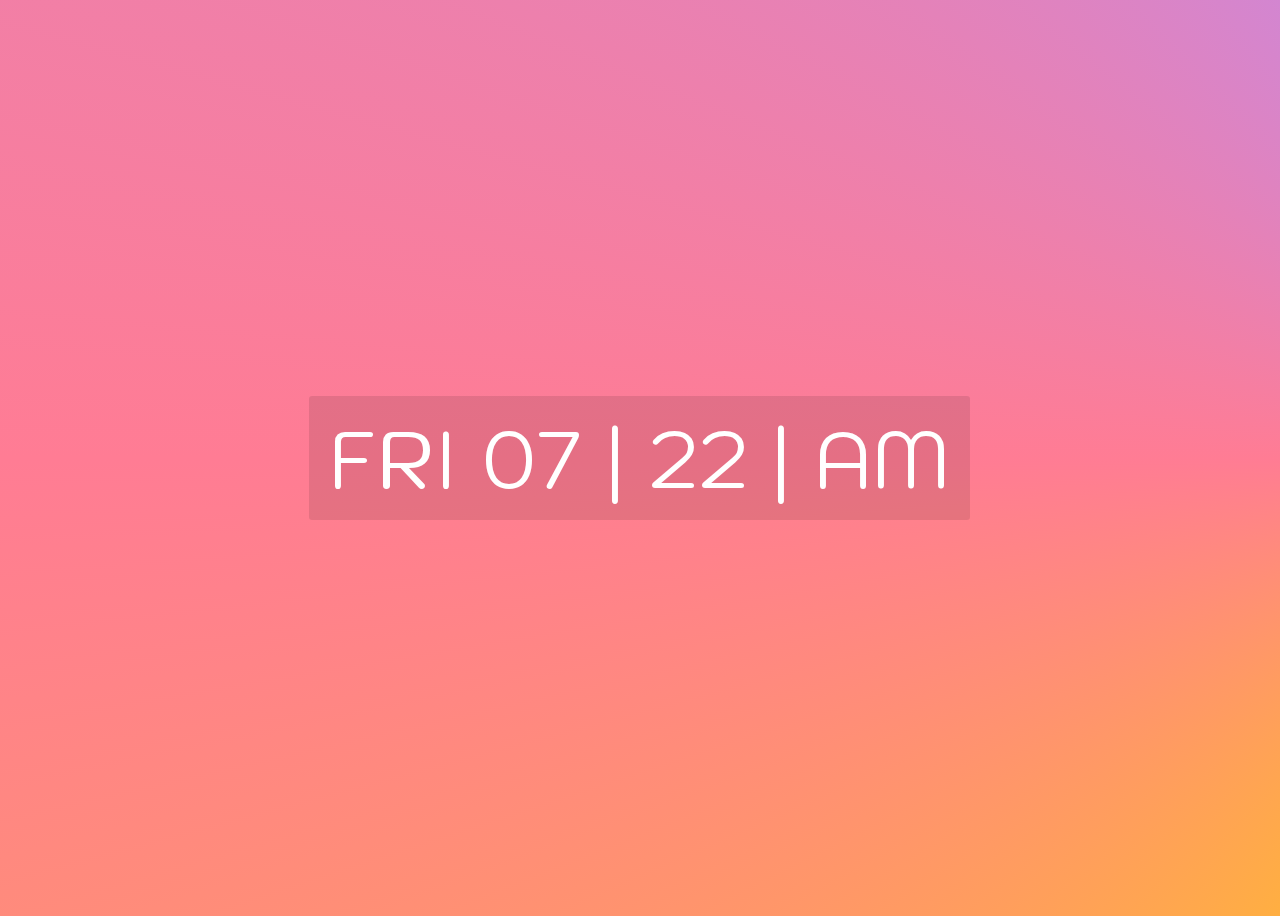
<file: digital_clock/index.html>
<!DOCTYPE html>
<html lang="en">
<head>
    <meta charset="UTF-8">
    <title>Digital clock</title>
    <link rel="stylesheet" href="style.css">
    <meta name="viewport" content="width=device-width, initial-scale=1.0">
</head>
<body>
<div class="container">
    <div class="digitalClock">
        <h1 id="day">MON</h1>
        <h1 id="hour">05</h1>
        <h1 id="bar1">|</h1>
        <h1 id="minute">25</h1>
        <h1 id="bar2">|</h1>
        <h1 id="ampm">PM</h1>
    </div>
</div>

<script src="script.js"></script>
</body>
</html>
</file>
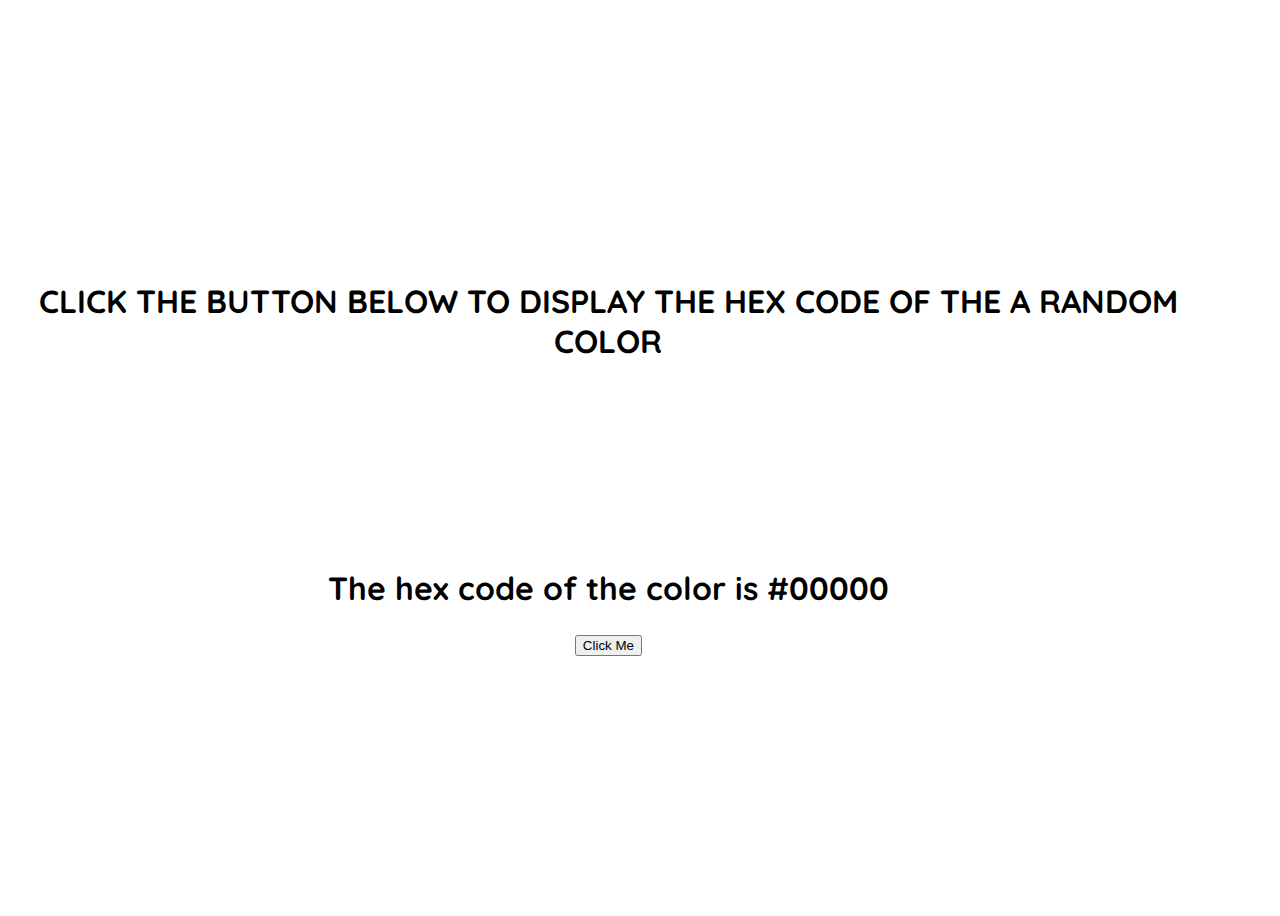
<file: hex_colors/index.html>
<!DOCTYPE html>
<html lang="en">
<head>
  <meta charset="UTF-8">
  <link rel="stylesheet" href="https://cdn.jsdelivr.net/npm/bootstrap@5.2.3/dist/css/bootstrap.min.css" integrity="sha384-rbsA2VBKQhggwzxH7pPCaAqO46MgnOM80zW1RWuH61DGLwZJEdK2Kadq2F9CUG65" crossorigin="anonymous">
  <link rel="stylesheet" href="style.css">
  <title>Hex colors</title>
</head>
<body>
<div class="container">
  <div class="hex-colors">
    <h1>Click the button below to display the hex code of the a random color</h1>
    <h2>The hex code of the color is #<span id="hex-code">00000</span></h2>
    <button onclick="changeColor()" type="button" class="btn btn-primary">Click Me</button>
  </div>
</div>

<script src="script.js"></script>
</body>
</html>
</file>
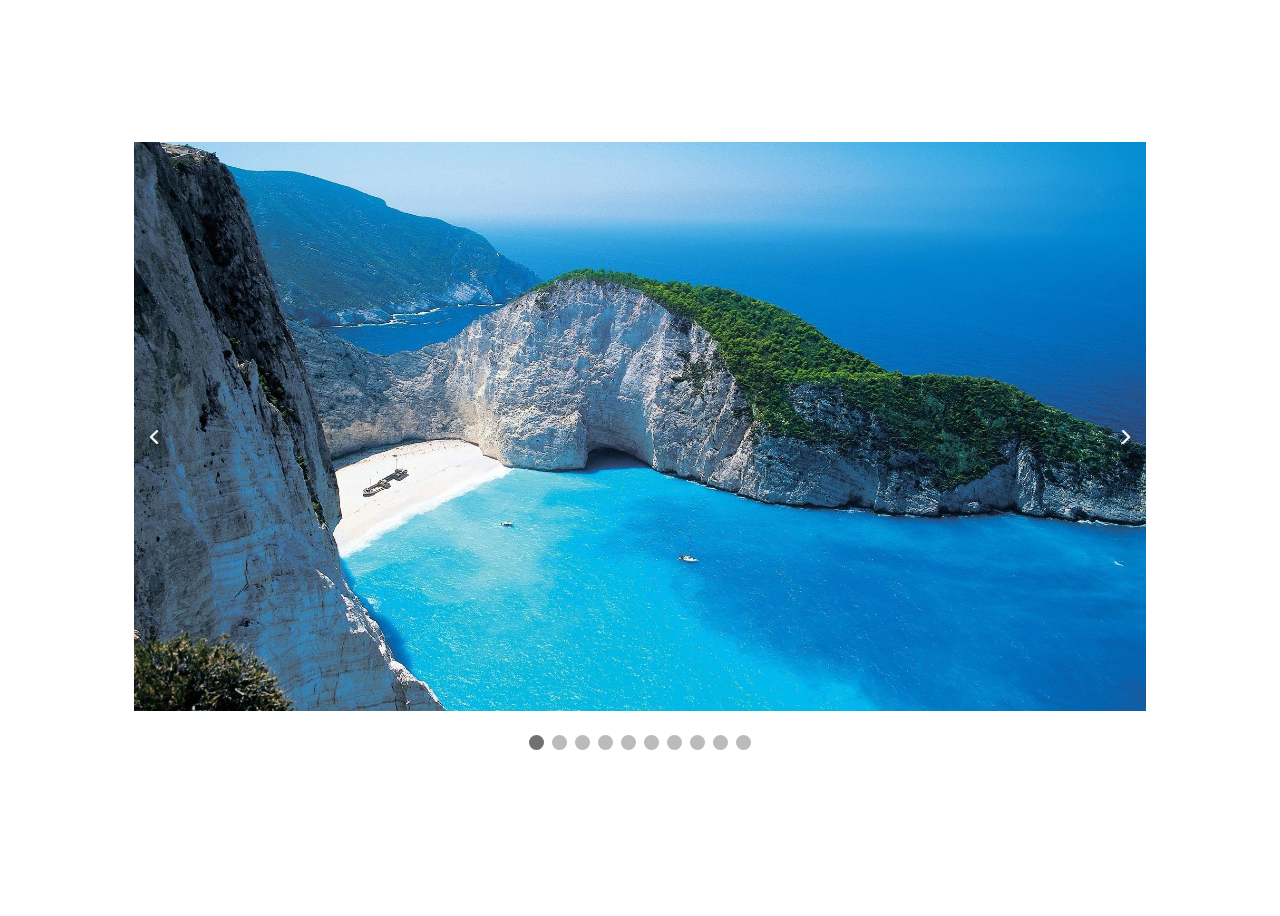
<file: image_carousel/index.html>
<!DOCTYPE html>
<html lang="en">
<head>
    <meta charset="UTF-8">
    <title>Image carousel</title>
    <link rel="stylesheet" href="style.css">
    <link rel="stylesheet" href="https://cdnjs.cloudflare.com/ajax/libs/font-awesome/6.2.1/css/all.min.css">
</head>
<body>
<div class="container">
    <div class="image fade">
        <img src="images/1.jpg" alt="Nature_1" width="100%">
    </div>
    <div class="image fade">
        <img src="images/2.jpg" alt="Nature_2" width="100%">
    </div>
    <div class="image fade">
        <img src="images/3.jpg" alt="Nature_3" width="100%">
    </div>
    <div class="image fade">
        <img src="images/4.jpg" alt="Nature_4" width="100%">
    </div>
    <div class="image fade">
        <img src="images/5.jpg" alt="Nature_5" width="100%">
    </div>
    <div class="image fade">
        <img src="images/6.jpg" alt="Nature_6" width="100%">
    </div>
    <div class="image fade">
        <img src="images/7.jpg" alt="Nature_7" width="100%">
    </div>
    <div class="image fade">
        <img src="images/8.jpg" alt="Nature_8" width="100%">
    </div>
    <div class="image fade">
        <img src="images/9.jpg" alt="Nature_9" width="100%">
    </div>
    <div class="image fade">
        <img src="images/10.jpg" alt="Nature_10" width="100%">
    </div>

    <i id="prev" onclick="show_image(-1)" class="fa-solid fa-chevron-left"></i>
    <i id="next" onclick="show_image(1)" class="fa-solid fa-chevron-right"></i>

    <div class="dots">
        <span class="dot"></span>
        <span class="dot"></span>
        <span class="dot"></span>
        <span class="dot"></span>
        <span class="dot"></span>
        <span class="dot"></span>
        <span class="dot"></span>
        <span class="dot"></span>
        <span class="dot"></span>
        <span class="dot"></span>
    </div>
</div>

<script src="script.js"></script>
</body>
</html>
</file>
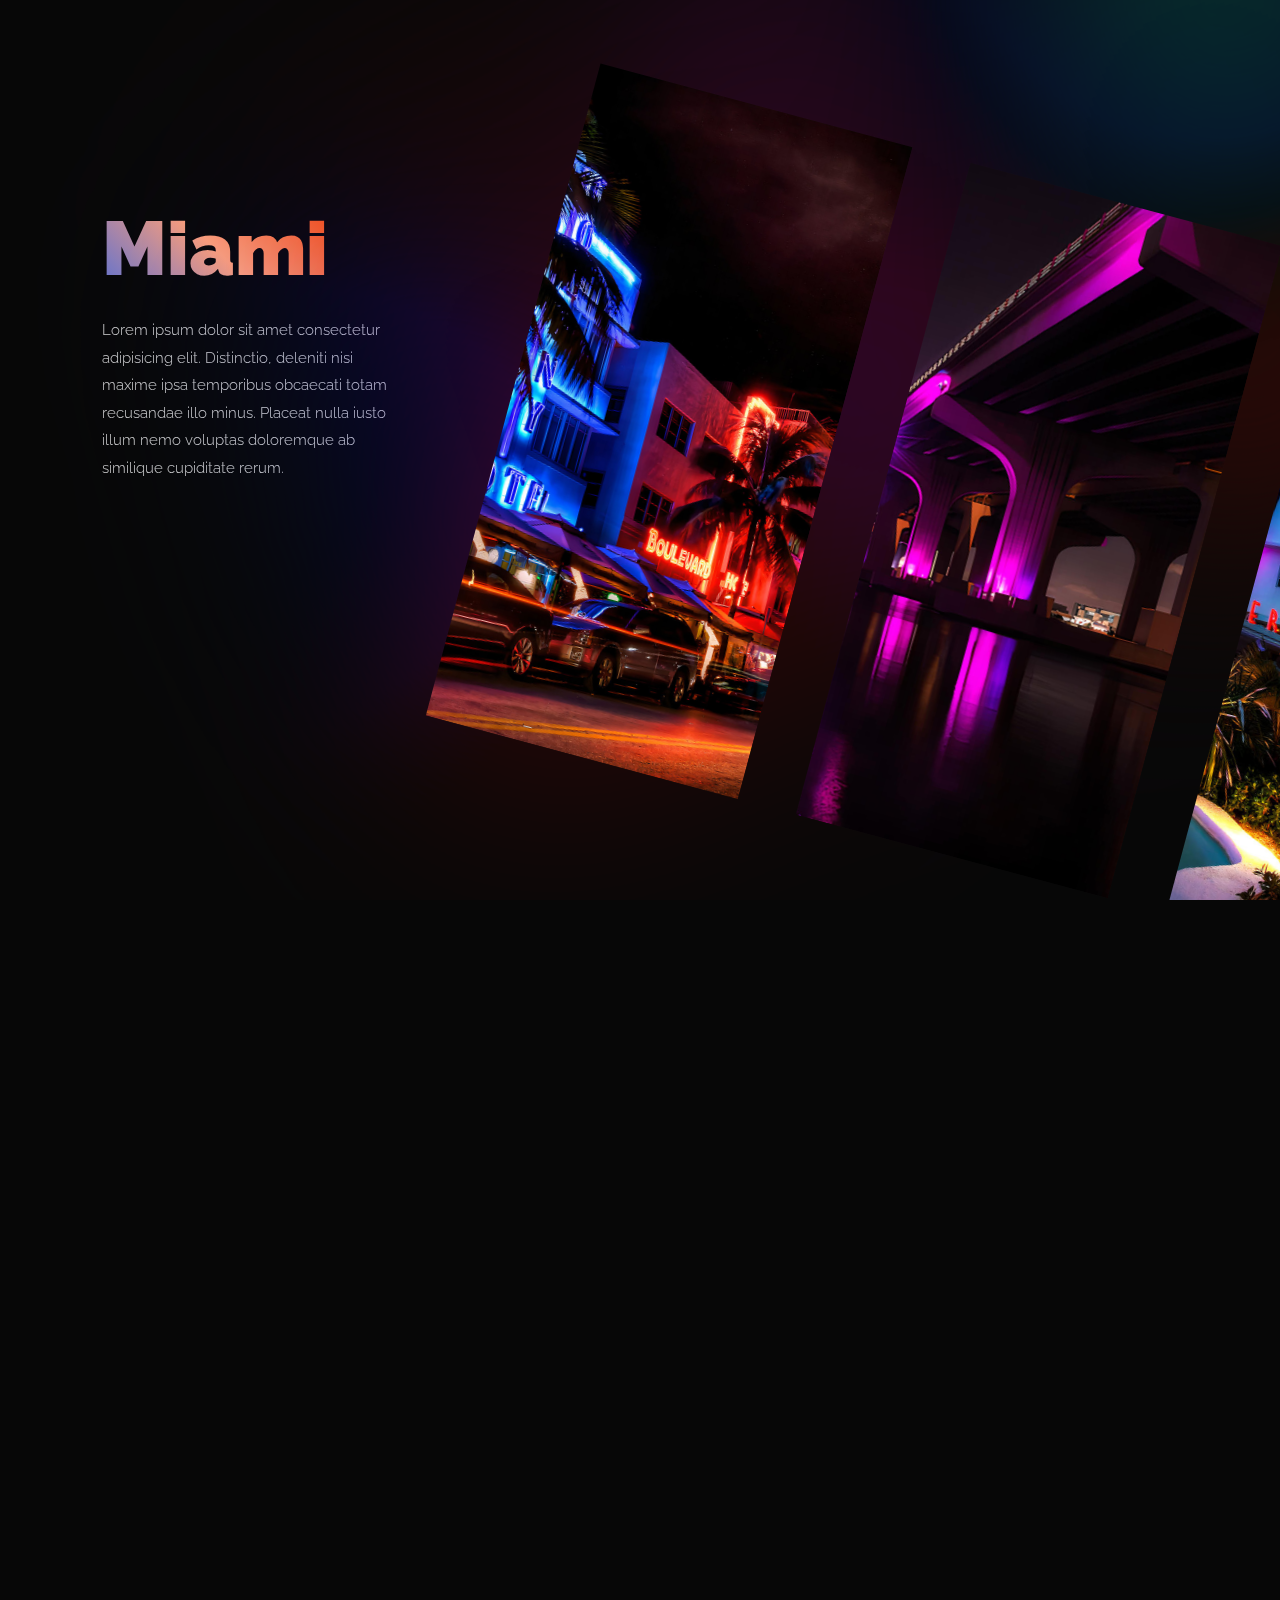
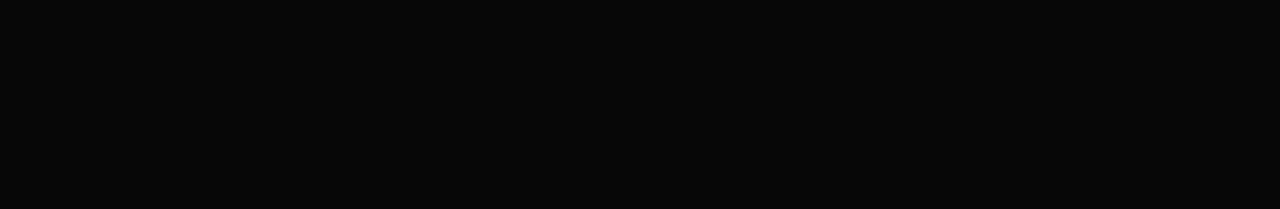
<file: parallax_gallery/index.html>
<!DOCTYPE html>
<html lang="en">
<head>
	<meta charset="UTF-8">
	<meta http-equiv="X-UA-Compatible" content="IE=edge">
	<meta name="viewport" content="width=device-width, initial-scale=1.0">
	<link rel="stylesheet" href="libs/swiper/swiper-bundle.min.css">
	<link rel="stylesheet" href="css/main.css">
	<title>Document</title>
</head>
<body>

	<div class="description">
		<div class="logo">Miami</div>
		<p>Lorem ipsum dolor sit amet consectetur adipisicing elit. Distinctio, deleniti nisi maxime ipsa temporibus obcaecati totam recusandae illo minus. Placeat nulla iusto illum nemo voluptas doloremque ab similique cupiditate rerum.</p>
	</div>

	<div class="swiper slider slider_main">
		<div class="swiper-wrapper slier__wrapper">

			<div class="swiper-slide slider__item">
				<div class="slider__img" data-swiper-parallax="30%" style="background-image: url(images/1.jpg);"></div>
			</div>
			<div class="swiper-slide slider__item">
				<div class="slider__img" data-swiper-parallax="20%" style="background-image: url(images/2.jpg);"></div>
			</div>
			<div class="swiper-slide slider__item">
				<div class="slider__img" data-swiper-parallax="30%" style="background-image: url(images/3.jpg);"></div>
			</div>
			<div class="swiper-slide slider__item">
				<div class="slider__img" data-swiper-parallax="20%" style="background-image: url(images/4.jpg);"></div>
			</div>
			<div class="swiper-slide slider__item">
				<div class="slider__img" data-swiper-parallax="30%" style="background-image: url(images/5.jpg);"></div>
			</div>
			<div class="swiper-slide slider__item">
				<div class="slider__img" data-swiper-parallax="20%" style="background-image: url(images/6.jpg);"></div>
			</div>
			<div class="swiper-slide slider__item">
				<div class="slider__img" data-swiper-parallax="30%" style="background-image: url(images/7.jpg);"></div>
			</div>
			<div class="swiper-slide slider__item">
				<div class="slider__img" data-swiper-parallax="20%" style="background-image: url(images/8.jpg);"></div>
			</div>
			<div class="swiper-slide slider__item">
				<div class="slider__img" data-swiper-parallax="30%" style="background-image: url(images/9.jpg);"></div>
			</div>
			
		</div>
	</div>

	<div class="swiper slider slider_bg">
		<div class="swiper-wrapper slier__wrapper">

			<div class="swiper-slide slider__item">
				<div class="slider__img" data-swiper-parallax="30%" style="background-image: url(images/1.jpg);"></div>
			</div>
			<div class="swiper-slide slider__item">
				<div class="slider__img" data-swiper-parallax="20%" style="background-image: url(images/2.jpg);"></div>
			</div>
			<div class="swiper-slide slider__item">
				<div class="slider__img" data-swiper-parallax="30%" style="background-image: url(images/3.jpg);"></div>
			</div>
			<div class="swiper-slide slider__item">
				<div class="slider__img" data-swiper-parallax="20%" style="background-image: url(images/4.jpg);"></div>
			</div>
			<div class="swiper-slide slider__item">
				<div class="slider__img" data-swiper-parallax="30%" style="background-image: url(images/5.jpg);"></div>
			</div>
			<div class="swiper-slide slider__item">
				<div class="slider__img" data-swiper-parallax="20%" style="background-image: url(images/6.jpg);"></div>
			</div>
			<div class="swiper-slide slider__item">
				<div class="slider__img" data-swiper-parallax="30%" style="background-image: url(images/7.jpg);"></div>
			</div>
			<div class="swiper-slide slider__item">
				<div class="slider__img" data-swiper-parallax="20%" style="background-image: url(images/8.jpg);"></div>
			</div>
			<div class="swiper-slide slider__item">
				<div class="slider__img" data-swiper-parallax="30%" style="background-image: url(images/9.jpg);"></div>
			</div>
			
		</div>
	</div>

	<script src="libs/swiper/swiper-bundle.min.js"></script>
	<script src="js/app.js"></script>

</body>
</html>
</file>
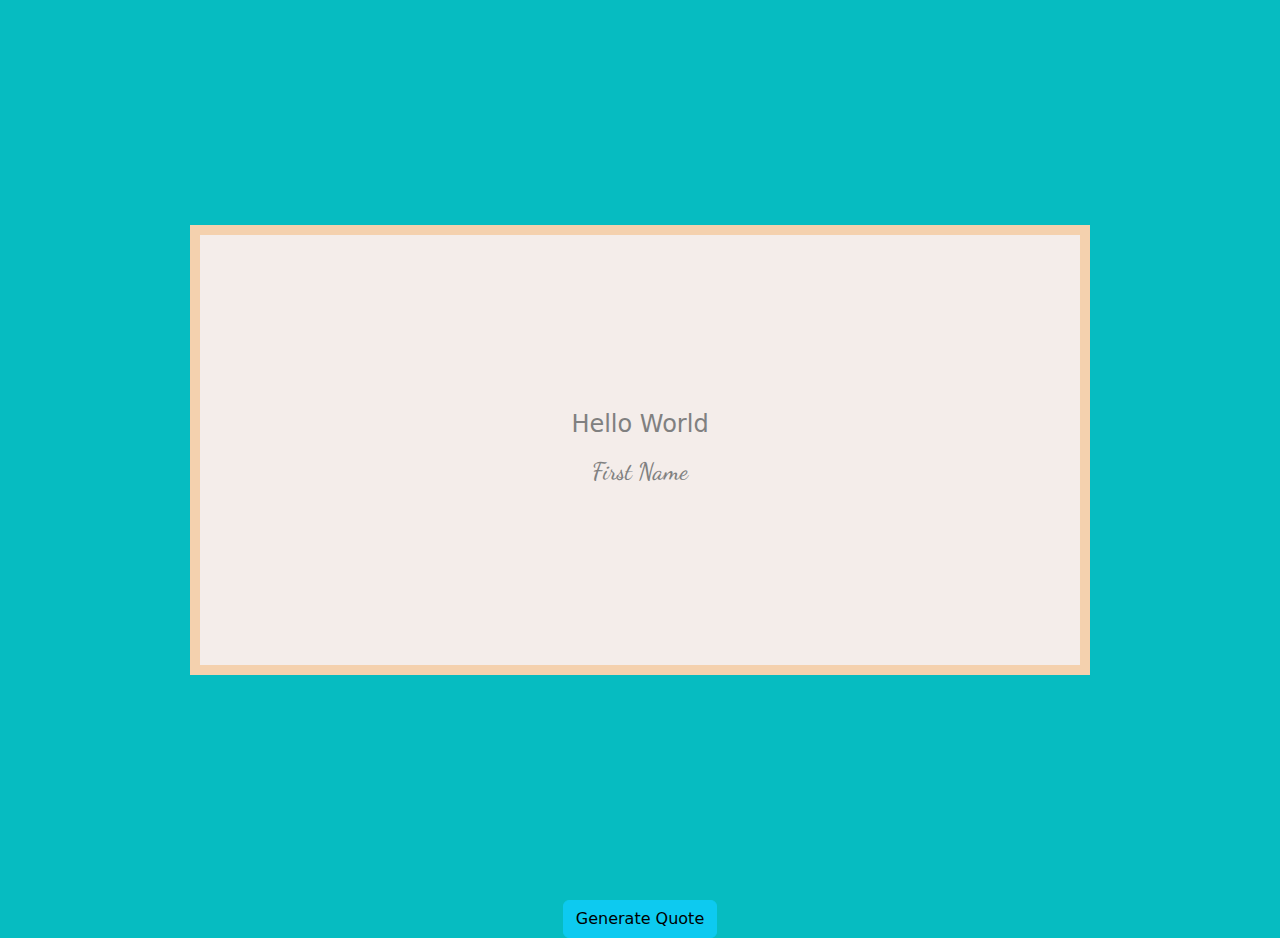
<file: quote_generator/index.html>
<!DOCTYPE html>
<html lang="en">
<head>
    <meta charset="UTF-8">
    <link rel="stylesheet" href="https://cdn.jsdelivr.net/npm/bootstrap@5.2.3/dist/css/bootstrap.min.css">
    <link rel="stylesheet" href="style.css">
    <title>Quote generator</title>
</head>
<body>
<div class="container">
    <div class="quotes">
        <p id="quote"> Hello World</p>
        <h3 id="author"> First Name </h3>
    </div>
</div>
<div style="text-align: center;">
    <button onclick="generate()" type="button" class="btn btn-info"> Generate Quote </button>
</div>
<script src="script.js"></script>
</body>
</html>
</file>
<file: digital_clock/style.css>
@import url('https://fonts.googleapis.com/css2?family=Kodchasan&display=swap');

body{
    font-family: 'Kodchasan', sans-serif;
    overflow: hidden;
    background: conic-gradient(at 125% 50%, #b78cf7, #ff7c94, #ffcf0d, #ff7c94, #b78cf7);
}

.container{
    width: 95%;
    height: 100vh;
    margin: auto;
    display: flex;
    justify-content: center;
    align-items: center;
}

.digitalClock{
    width: fit-content;
    margin: auto;
    padding: 10px;
    border-radius: 3px;
    color: #fff;
    background: rgba(0, 0, 0, 0.1);
}

.digitalClock h1{
    display: inline-block;
    margin: 0 10px;
    font-weight: normal;
    font-size: 5rem;
}

@media (max-width: 768px){
    #bar1, #bar2{
        display: none;
    }

    .digitalClock{
        text-align: center;
        width: 100%;
    }

    .digitalClock h1{
        display: block;
    }
}

@media (max-width: 480px){
    .digitalClock h1{
        font-size: 4rem;
    }
}
</file>
<file: hex_colors/style.css>
@import url('https://fonts.googleapis.com/css2?family=Quicksand:wght@500&display=swap');

body{
    font-family: 'Quicksand', sans-serif;
}

.container{
    width: 95%;
    height: 100vh;
    display: flex;
    justify-content: center;
    align-items: center;
}

.hex-colors{
    text-align: center;
}

.hex-colors h1{
    font-size: 2rem;
    text-transform: uppercase;
    animation: colorchange 5s infinite alternate;
}

.hex-colors h2{
    font-size: 2rem;
    padding-top: 15%;
}

@keyframes colorchange{
    0%{
        color: indigo;
    }
    20%{
        color: cornflowerblue;
    }
    40%{
        color: darkcyan;
    }
    60%{
        color: blue;
    }
    80%{
        color: green;
    }
    100%{
        color: gold;
    }

}

@media(max-width: 480px) {
    .hex-colors h1{
        font-size: 1.5rem;
    }
    .hex-colors h2{
        font-size: 1.5rem;
    }
}
</file>
<file: image_carousel/style.css>
.container{
    width: 80%;
    height: 100vh;
    margin: auto;
    display: flex;
    justify-content: center;
    align-items: center;
    flex-direction: column;
    position: relative;
}

.image{
    display: none;
}

#prev{
    position: absolute;
    color: white;
    top: 45%;
    left: 0;
    cursor: pointer;
    padding: 16px;
    font-weight: bold;
    font-size: 1rem;
    transition: 0.6s ease;
    border-radius: 0 3px 3px 0;
    user-select: none;
}

#next{
    position: absolute;
    color: white;
    top: 45%;
    right: 0;
    cursor: pointer;
    padding: 16px;
    font-weight: bold;
    font-size: 1rem;
    transition: 0.6s ease;
    border-radius: 0 3px 3px 0;
    user-select: none;
}

#prev:hover, #next:hover{
    background-color: rgba(0, 0, 0, 0.5);
}

.dots{
    text-align: center;
    margin: 2%;
}

.dot{
    width: 15px;
    height: 15px;
    background-color: #bbb;
    display: inline-block;
    border-radius: 50%;
    margin: 0 2px;
    transition: background-color 0.6s ease;
}

.active{
    background-color: #717171;
}

.fade{
    animation: fade 1.5s;
}

@keyframes fade{
    from {opacity: 0.4}
    to {opacity: 1}
}
</file>
<file: parallax_gallery/css/main.css>
* {
	margin: 0;
	padding: 0;
	box-sizing: border-box;
}
:root {
	--dark: #070707;
	--sizeindex: calc(1vw + 1vh);
	--transition: .75s cubic-bezier(0.3, 0.9, 0.010, 1);
}
@font-face {
	font-family: raleway_m;
	src: url(../fonts/raleway-v22-cyrillic-300.woff2);
	font-weight: 300;
}
@font-face {
	font-family: raleway_m;
	src: url(../fonts/raleway-v22-cyrillic-900.woff2);
	font-weight: 900;
}
body, html {
	width: 100%;
	height: 100%;
	background-color: var(--dark);
	color: #fff;
	font-family: raleway_m, sans-serif;
	overflow: hidden;
	line-height: 1.8;
}
.slider {
	height: 100%;
	transform: rotate(15deg);
	overflow: visible;
	top: 10vh	;
}
.slier__wrapper {
	transition: var(--transition)!important;
	will-change: transform;
}
.slider__item {
	max-height: 75vh;
	overflow: hidden;
	position: relative;
	cursor: pointer;
	transition: transform var(--transition), box-shadow var(--transition);
}
.slider__img {
	height: 100%;
	width: 300%;
	background-size: cover;
	position: absolute;
	left: -100%;
	transition: var(--transition)!important;
	will-change: transform;
}
.slider_bg {
	z-index: 0;
	transform: rotate(-20deg)!important;
	top: -90vh;
	left: -10vh;
	opacity: .17;
	filter: blur(120px) saturate(10);
}
.slider__item .slider_bg {
	max-height: 100vh;
}
.slider__item.opened {
	z-index: 2;
	transform: rotate(-15deg) scale(1.3);
	box-shadow: rgba(0, 0, 0, .75) 0 0 0 10000px;
}
.description  {
	position: absolute;
	font-size: calc(var(--sizeindex) * .7);
	top: 20vh;
	left: 8vw;
	max-width: 24vw;
	transition: opacity var(--transition), transform var(--transition);
}
.description p {
	opacity: .8;
	transition: transform var(--transition);
	transition-duration: 3s;
}
.description.hidden {
	opacity: 0;
	transform: translateY(5vh);
}
.description.hidden p {
	transform: translateY(2vh);
}
.logo {
	font-size: calc(var(--sizeindex) * 3.5);
	font-weight: 900;
	display: inline-block;
	background: linear-gradient(45deg, royalblue, lightsalmon, orangered);
	-webkit-background-clip: text;
	-webkit-text-fill-color: transparent;
}
</file>
<file: quote_generator/style.css>
@import url('https://fonts.googleapis.com/css2?family=Dancing+Script&display=swap');

body{
    background: #06bcc1;
}

.container{
    width: 95%;
    height: 100vh;
    display: flex;
}

.container p{
    text-align: center;
}

.container h3{
    font-family: 'Dancing Script', cursive;
}

.quotes{
    width: 900px;
    height: 450px;
    margin: auto;
    display: flex;
    flex-direction: column;
    justify-content: center;
    align-items: center;
    padding: 0 50px;
    color: gray;
    background-color: #f4edea;
    border: 10px solid #f4d1ae;
}

.quotes p, .quotes h3{
    font-size: 1.5rem;
}

@media (max-width: 480px){
    .quotes p, .quotes h3{
        font-size: 1rem;
    }
}
</file>
